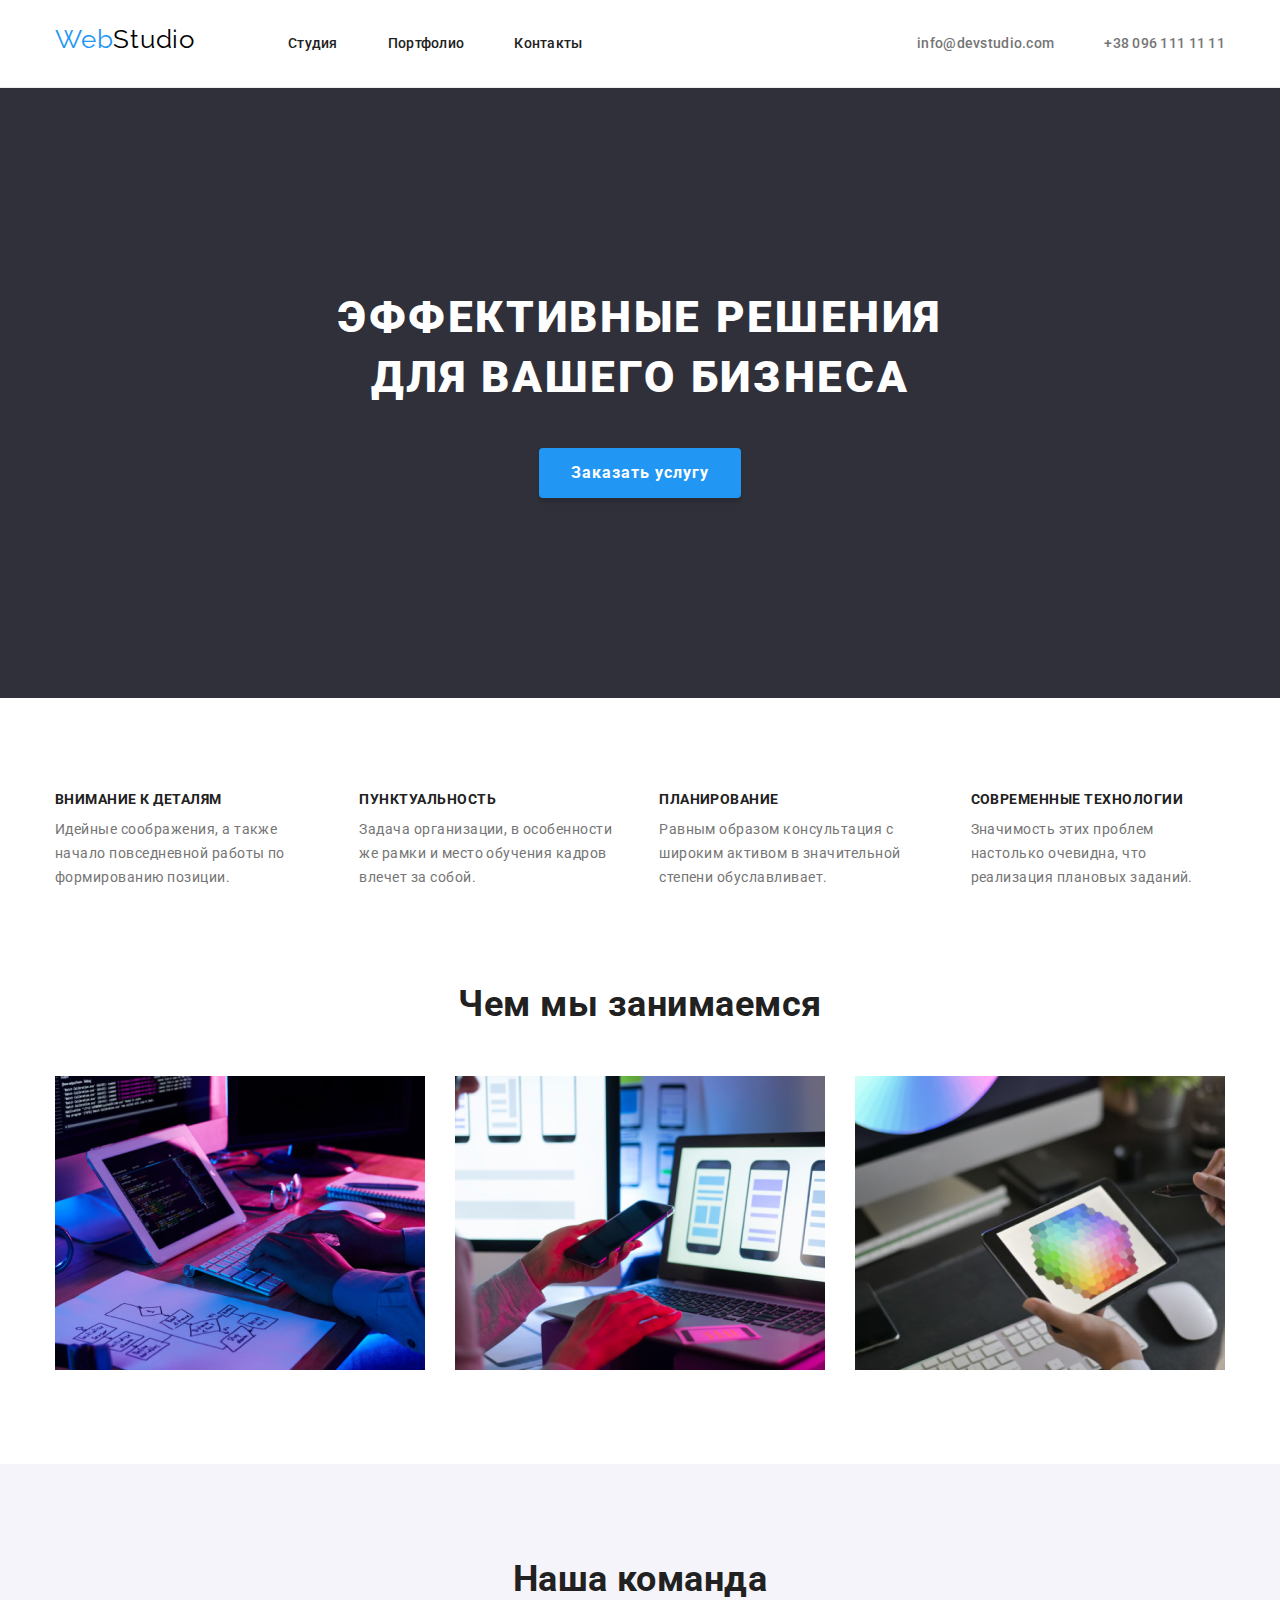
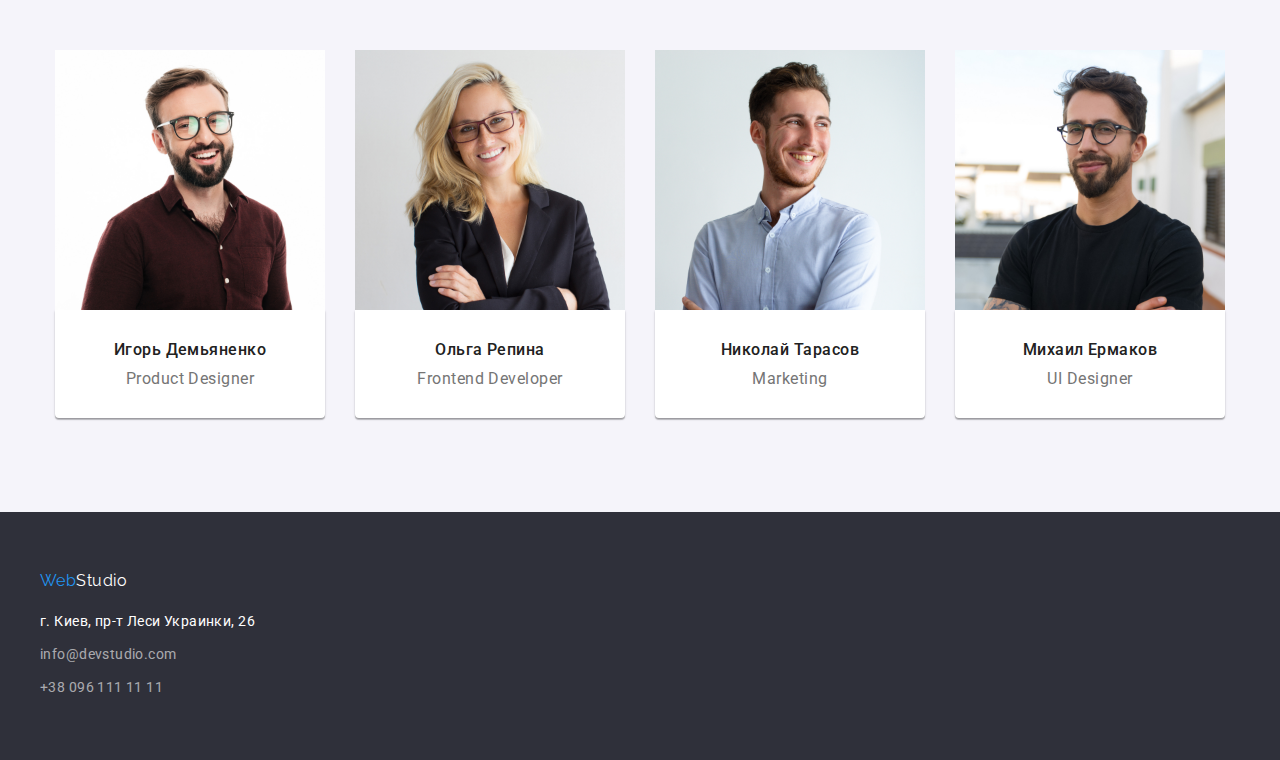
<file: index.html>
<!DOCTYPE html>
<html lang="ru">
  <head>
    <meta charset="UTF-8" />
    <meta name="viewport" content="width=device-width, initial-scale=1.0" />
    <link
      rel="stylesheet"
      href="https://cdnjs.cloudflare.com/ajax/libs/modern-normalize/1.0.0/modern-normalize.min.css"
    />
    <link rel="stylesheet" href="./css/styles.css" />
    <title>Главная</title>
    <link
      href="https://fonts.googleapis.com/css2?family=Raleway:wght@700&family=Roboto:wght@400;500;700;900&display=swap"
      rel="stylesheet"
    />
  </head>
  <body class="body">
    <!--Шапка - лого, навигация, контакты-->
    <header class="page-header">
      <div class="container header-flex">
        <nav class="nav-flex">
          <a class="logo-nav" href="WebStudio">Web<span>Studio</span></a>
          <ul class="nav-links">
            <li class="nav-links-items">
              <a href="./index.html">Студия</a>
            </li>
            <li class="nav-links-items">
              <a href="./portfolio.html">Портфолио</a>
            </li>
            <li class="nav-links-items">
              <a href="Контакты">Контакты</a>
            </li>
          </ul>
        </nav>
        <ul class="nav-address">
          <li class="nav-address-items">
            <a href="mailto:info@devstudio.com">info@devstudio.com</a>
          </li>
          <li class="nav-address-items">
            <a href="tel:+380961111111">+38 096 111 11 11</a>
          </li>
        </ul>
      </div>
    </header>
    <!--Основная информация-->
    <main>
      <!--Основная услуга с кнопкой-->
      <section class="main-activity-section">
        <div class="main-activity-content">
          <h1 class="main-activity-title">
            Эффективные решения для вашего бизнеса
          </h1>
          <button class="main-activity-button" type="submit">
            Заказать услугу
          </button>
        </div>
      </section>
      <!--Наши преимущества-->
      <section class="advantages">
        <div class="container">
          <ul class="advantages-list">
            <li class="advantages-list-items">
              <h3>Внимание к деталям</h3>
              <p>
                Идейные соображения, а также начало повседневной работы по
                формированию позиции.
              </p>
            </li>
            <li class="advantages-list-items">
              <h3>Пунктуальность</h3>
              <p>
                Задача организации, в особенности же рамки и место обучения
                кадров влечет за собой.
              </p>
            </li>
            <li class="advantages-list-items">
              <h3>Планирование</h3>
              <p>
                Равным образом консультация с широким активом в значительной
                степени обуславливает.
              </p>
            </li>
            <li class="advantages-list-items">
              <h3>Современные технологии</h3>
              <p>
                Значимость этих проблем настолько очевидна, что реализация
                плановых заданий.
              </p>
            </li>
          </ul>
        </div>
      </section>
      <!--Чем мы занимаемся-->
      <section class="our-work">
        <div class="container">
          <h2 class="section-title">Чем мы занимаемся</h2>
          <ul class="our-work-flex">
            <li class="our-work-flex-item">
              <a href="box-1"
                ><img
                  src="./images/1-1.jpg"
                  alt="box-1"
                  width="370"
                  height="auto"
              /></a>
            </li>
            <li class="our-work-flex-item">
              <a href="box-2"
                ><img
                  src="./images/1-2.jpg"
                  alt="box-2"
                  width="370"
                  height="auto"
              /></a>
            </li>
            <li class="our-work-flex-item">
              <a href="box-3"
                ><img
                  src="./images/1-3.jpg"
                  alt="box-3"
                  width="370"
                  height="auto"
              /></a>
            </li>
          </ul>
        </div>
      </section>
      <!--Наша команда-->
      <section class="our-team-section">
        <div class="container">
          <h2 class="section-title">Наша команда</h2>
          <ul class="our-team-list">
            <li class="our-team-list-item">
              <img
                src="./images/2-1.jpg"
                alt="Игорь Демьяненко"
                width="270"
                height="auto"
              />
              <div class="our-team-person">
                <h3>Игорь Демьяненко</h3>
                <p>Product Designer</p>
              </div>
            </li>

            <li class="our-team-list-item">
              <img
                src="./images/2-2.jpg"
                alt="Ольга Репина"
                width="270"
                height="auto"
              />
              <div class="our-team-person">
                <h3>Ольга Репина</h3>
                <p>Frontend Developer</p>
              </div>
            </li>

            <li class="our-team-list-item">
              <img
                src="./images/2-3.jpg"
                alt="Николай Тарасов"
                width="270"
                height="auto"
              />
              <div class="our-team-person">
                <h3>Николай Тарасов</h3>
                <p>Marketing</p>
              </div>
            </li>

            <li class="our-team-list-item">
              <img
                src="./images/2-4.jpg"
                alt="Михаил Ермаков"
                width="270"
                height="auto"
              />
              <div class="our-team-person">
                <h3>Михаил Ермаков</h3>
                <p>UI Designer</p>
              </div>
            </li>
          </ul>
        </div>
      </section>
    </main>
    <!--Подвал-->
    <footer class="footer">
      <div class="container footer-content-positioning">
        <a class="logo-footer" href="WebStudio">Web<span>Studio</span></a>
        <address class="footer-address">
          <p class="footer-address-elements">г. Киев, пр-т Леси Украинки, 26</p>
          <div class="footer-address-elements">
            <a href="mailto:info@devstudio.com">info@devstudio.com</a>
          </div>
          <div class="footer-address-elements">
            <a href="tel:+380961111111">+38 096 111 11 11</a>
          </div>
        </address>
      </div>
    </footer>
  </body>
</html>
</file>
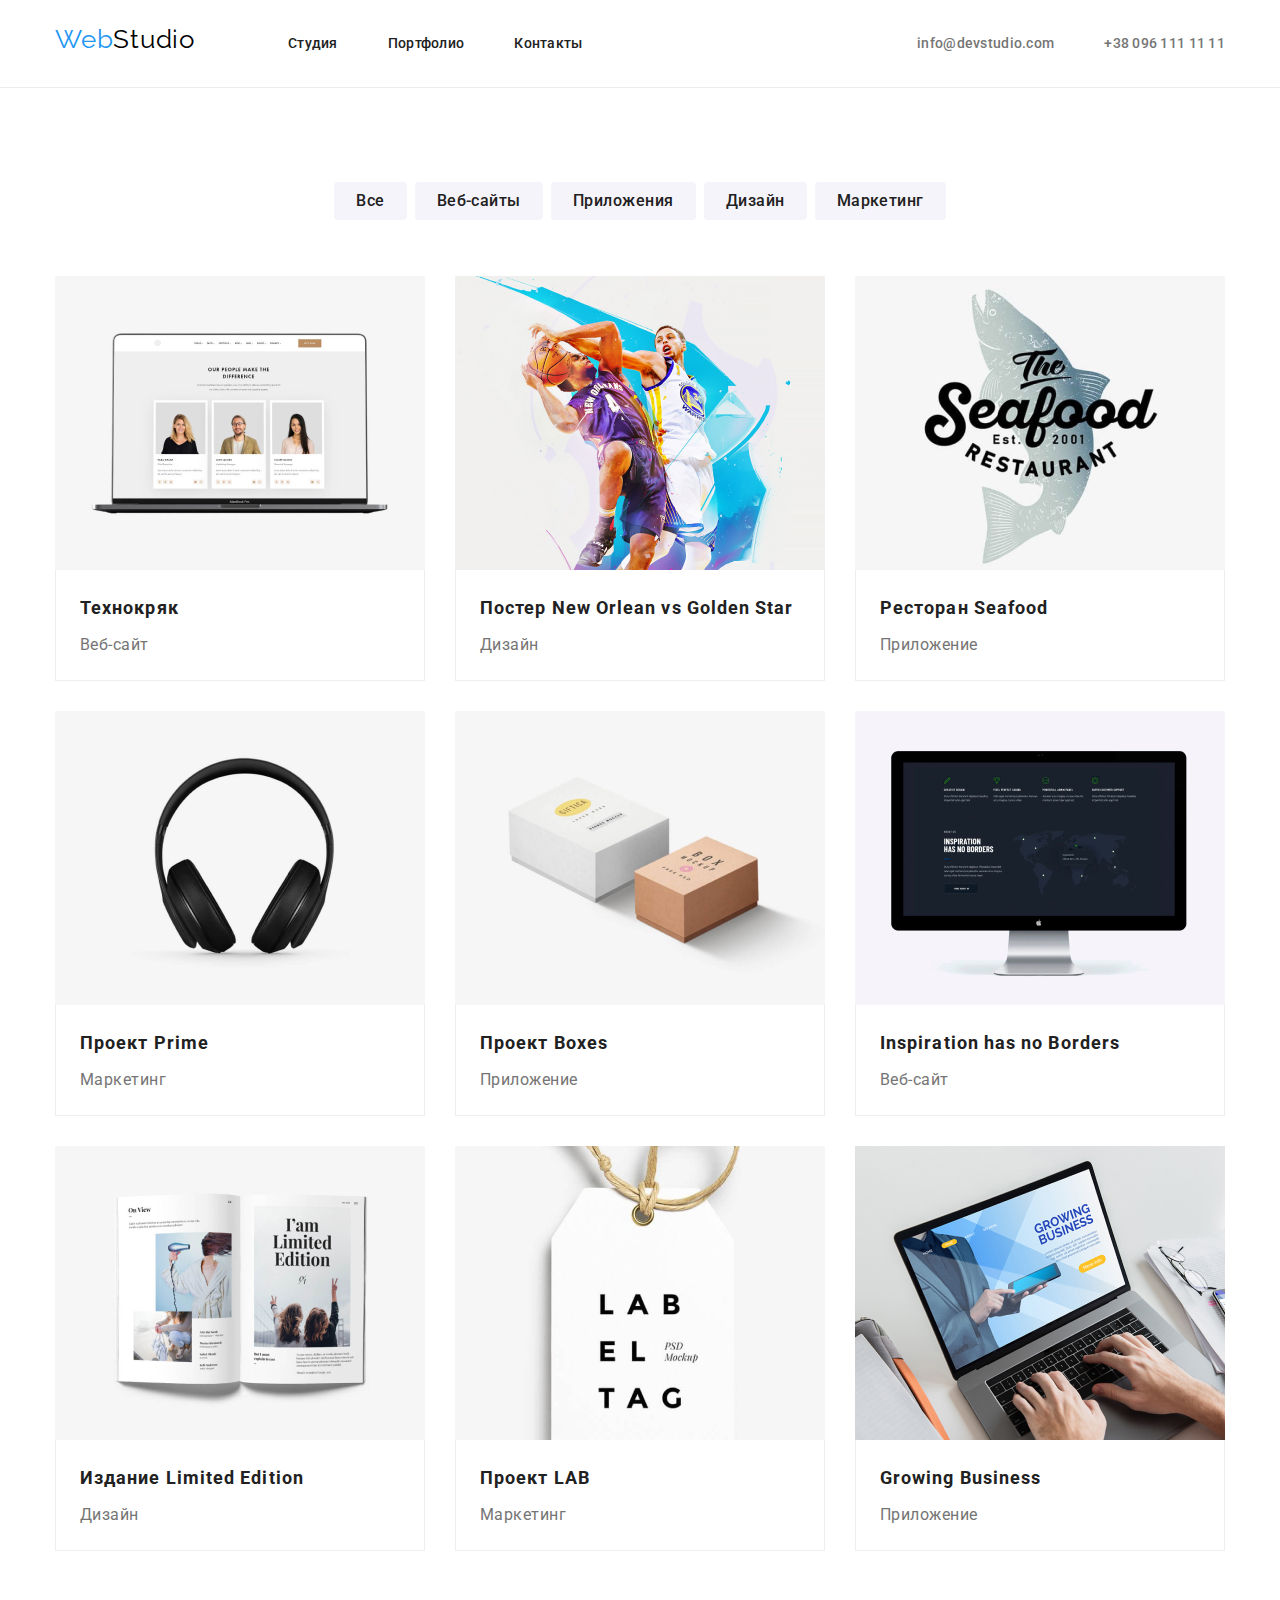
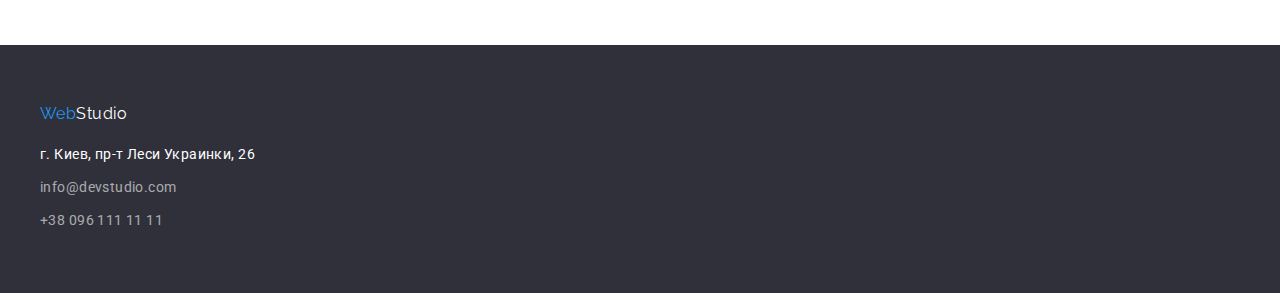
<file: portfolio.html>
<!DOCTYPE html>
<html lang="ru">
  <head>
    <meta charset="UTF-8" />
    <meta name="viewport" content="width=device-width, initial-scale=1.0" />
    <link
      rel="stylesheet"
      href="https://cdnjs.cloudflare.com/ajax/libs/modern-normalize/1.0.0/modern-normalize.min.css"
    />
    <link rel="stylesheet" href="./css/styles.css" />
    <title>Портфолио</title>
    <link
      href="https://fonts.googleapis.com/css2?family=Raleway:wght@700&family=Roboto:wght@400;500;700;900&display=swap"
      rel="stylesheet"
    />
  </head>
  <body class="body">
    <!--Шапка - лого, навигация, контакты-->
    <header class="page-header">
      <div class="container header-flex">
        <nav class="nav-flex">
          <a class="logo-nav" href="WebStudio">Web<span>Studio</span></a>
          <ul class="nav-links">
            <li class="nav-links-items">
              <a href="./index.html">Студия</a>
            </li>
            <li class="nav-links-items">
              <a href="./portfolio.html">Портфолио</a>
            </li>
            <li class="nav-links-items">
              <a href="Контакты">Контакты</a>
            </li>
          </ul>
        </nav>
        <ul class="nav-address">
          <li class="nav-address-items">
            <a href="mailto:info@devstudio.com">info@devstudio.com</a>
          </li>
          <li class="nav-address-items">
            <a href="tel:+380961111111">+38 096 111 11 11</a>
          </li>
        </ul>
      </div>
    </header>
    <!-- Основная информация страницы -->
    <main>
      <!-- Список, фильтры по проектам -->
      <div class="container projects">
        <ul class="filter">
          <li class="filter-type"><button type="button">Все</button></li>
          <li class="filter-type"><button type="button">Веб-сайты</button></li>
          <li class="filter-type"><button type="button">Приложения</button></li>
          <li class="filter-type"><button type="button">Дизайн</button></li>
          <li class="filter-type"><button type="button">Маркетинг</button></li>
        </ul>
        <!-- Список проектов с картинками -->
        <ul class="projects-list">
          <li class="projects-list-item">
            <a href=""
              ><img
                src="./images/portfolio-page-1.jpg"
                alt="Технокряк"
                width="370"
                height="294"
              />
              <div class="projects-list-name">
                <h3>Технокряк</h3>
                <p>Веб-сайт</p>
              </div>
            </a>
          </li>
          <li class="projects-list-item">
            <a href=""
              ><img
                src="./images/portfolio-page-2.jpg"
                alt="Постер New Orlean vs Golden Star"
                width="370"
                height="294"
              />
              <div class="projects-list-name">
                <h3>Постер New Orlean vs Golden Star</h3>
                <p>Дизайн</p>
              </div>
            </a>
          </li>
          <li class="projects-list-item">
            <a href="">
              <img
                src="./images/portfolio-page-3.jpg"
                alt="Ресторан Seafood"
                width="370"
                height="294"
              />
              <div class="projects-list-name">
                <h3>Ресторан Seafood</h3>
                <p>Приложение</p>
              </div>
            </a>
          </li>
          <li class="projects-list-item">
            <a href="">
              <img
                src="./images/portfolio-page-4.jpg"
                alt="Проект Prime"
                width="370"
                height="294"
              />
              <div class="projects-list-name">
                <h3>Проект Prime</h3>
                <p>Маркетинг</p>
              </div>
            </a>
          </li>
          <li class="projects-list-item">
            <a href="">
              <img
                src="./images/portfolio-page-5.jpg"
                alt="Проект Boxes"
                width="370"
                height="294"
              />
              <div class="projects-list-name">
                <h3>Проект Boxes</h3>
                <p>Приложение</p>
              </div>
            </a>
          </li>
          <li class="projects-list-item">
            <a href="">
              <img
                src="./images/portfolio-page-6.jpg"
                alt="Inspiration has no Borders"
                width="370"
                height="294"
              />
              <div class="projects-list-name">
                <h3>Inspiration has no Borders</h3>
                <p>Веб-сайт</p>
              </div>
            </a>
          </li>
          <li class="projects-list-item">
            <a href="">
              <img
                src="./images/portfolio-page-7.jpg"
                alt="Издание Limited Edition"
                width="370"
                height="294"
              />
              <div class="projects-list-name">
                <h3>Издание Limited Edition</h3>
                <p>Дизайн</p>
              </div>
            </a>
          </li>
          <li class="projects-list-item">
            <a href="">
              <img
                src="./images/portfolio-page-8.jpg"
                alt="Проект LAB"
                width="370"
                height="294"
              />
              <div class="projects-list-name">
                <h3>Проект LAB</h3>
                <p>Маркетинг</p>
              </div>
            </a>
          </li>
          <li class="projects-list-item">
            <a href="">
              <img
                src="./images/portfolio-page-9.jpg"
                alt="Growing Business"
                width="370"
                height="294"
              />
              <div class="projects-list-name">
                <h3>Growing Business</h3>
                <p>Приложение</p>
              </div>
            </a>
          </li>
        </ul>
      </div>
    </main>
    <!--Подвал-->
    <footer class="footer">
      <div class="container footer-content-positioning">
        <a class="logo-footer" href="WebStudio">Web<span>Studio</span></a>
        <address class="footer-address">
          <p class="footer-address-elements">г. Киев, пр-т Леси Украинки, 26</p>
          <div class="footer-address-elements">
            <a href="mailto:info@devstudio.com">info@devstudio.com</a>
          </div>
          <div class="footer-address-elements">
            <a href="tel:+380961111111">+38 096 111 11 11</a>
          </div>
        </address>
      </div>
    </footer>
  </body>
</html>
</file>
<file: css/styles.css>
/* Цвет фона - основной #ffffff */
/* Цвет фона - второстепенный и подвал - #2F303A */
/* Цвет фона - кнопка - #2196F3 */
/* Цвет фона - секция Наша Команда - #F5F4FA */
/* Цвет лого - #2196F3 */
/* Цвет текста - заголовки и навигация - #212121*/
/* Цвет текста - параграф, телефон и почта - #757575 */
/* Цвет текста - навигация при активности и кнопки - #2196F3 */
/* Цвет текста - основные услуги и адрес в подвале - #ffffff */
/* Цвет текста - подвал - телефон и почта - 255, 255, 255, 0.6 */

:root {
  --bgc-primary: #ffffff;
  --bgc-secondary: #2f303a;
  --bgc-button: #2196f3;
  --bgc-our-team: #f5f4fa;
  --txt-nav-n-headings: #212121;
  --txt-paragraphs: #757575;
  --txt-inactive: #2196f3;
  --txt-main-inactive-foot-address: #ffffff;
  --txt-footer-phone-n-mail: rgba(255, 255, 255, 0.6);
}

.body {
  background-color: var(--bgc-primary);
  font-family: "Roboto", sans-serif;
  font-style: normal;
  letter-spacing: 0.03em;
}

h1,
h2,
h3 {
  color: var(--txt-nav-n-headings);
}

img {
  display: block;
  max-width: 100%;
  height: auto;
}

li {
  list-style-type: none;
}

p {
  color: var(--txt-paragraphs);
}

a {
  text-decoration: none;
  outline: none;
}

.container {
  width: 1200px;
  padding-left: 15px;
  padding-right: 15px;
  margin-left: auto;
  margin-right: auto;
}

/* Header */
/* Logo; navigation; address */

.page-header {
  border-bottom: 1px solid #ececec;

  background-color: var(--bgc-primary);
}

.header-flex {
  display: flex;
  align-items: baseline;

  padding-top: 24px;
  padding-bottom: 25px;
}

.nav-flex {
  display: flex;
  align-items: baseline;
  /* padding-top: 24px;
  padding-bottom: 25px; */
}

.logo-nav {
  margin-right: 93px;

  color: #2196f3;
  font-family: Raleway, sans-serif;
  font-style: normal;
  font-size: 26px;
  line-height: 1.19;
  letter-spacing: 0.03em;
}

.logo-nav span {
  color: black;
}

.nav-links {
  display: flex;
  padding: 0;
  margin: 0;
}

.nav-links a {
  display: block;
  padding-top: 10px;
  padding-bottom: 10px;

  color: var(--txt-nav-n-headings);

  font-weight: 500;
  font-size: 14px;
  line-height: 1.14;
  letter-spacing: 0.02em;
}
.nav-links a:hover,
.nav-links a:focus {
  color: var(--txt-inactive);
}

.nav-links-items {
  margin-right: 50px;
}

.nav-links-items:last-child {
  margin-right: 0;
}

.nav-address {
  display: flex;
  padding: 0;
  margin: 0 0 0 auto;
}

.nav-address a {
  color: var(--txt-paragraphs);

  font-weight: 500;
  font-size: 14px;
  line-height: 1.14;
  letter-spacing: 0.02em;
}

.nav-address a:hover,
.nav-address a:focus {
  color: var(--txt-inactive);
}

.nav-address-items + .nav-address-items {
  margin-left: 50px;
}

/* Main */
/* Main - banner */

.main-activity-section {
  background-color: var(--bgc-secondary);
  text-align: center;
}

.main-activity-content {
  padding: 200px 0;
  max-width: 696px;
  margin-left: auto;
  margin-right: auto;
}

.main-activity-title {
  margin-top: 0;
  margin-bottom: 40px;

  color: var(--txt-main-inactive-foot-address);

  font-weight: 900;
  font-size: 44px;
  line-height: 1.36;
  letter-spacing: 0.06em;
  text-transform: uppercase;
}

.main-activity-button {
  margin-top: 0;
  border-radius: 4px;
  border: transparent;
  padding: 10px 32px;

  background-color: var(--bgc-button);
  color: var(--txt-main-inactive-foot-address);
  box-shadow: 0px 4px 4px rgba(0, 0, 0, 0.15);

  font-weight: 700;
  font-size: 16px;
  line-height: 1.88;
  letter-spacing: 0.06em;
}

.main-activity-button:focus,
.main-activity-button:hover {
  outline: 1px solid #ffffff;
}

/* Main - Advantages Section */

.advantages {
  padding-top: 94px;
  padding-bottom: 0;
}

.advantages h3 {
  margin-top: 0;
  margin-bottom: 10px;

  font-weight: 700;
  font-size: 14px;
  line-height: 1.14;
  text-transform: uppercase;
}

.advantages p {
  margin-top: 0;
  margin-bottom: 0;

  font-weight: 400;
  font-size: 14px;
  line-height: 1.71;
}

.advantages-list {
  display: flex;
  padding: 0;
  margin: 0;
}

.advantages-list-items {
  flex-basis: calc((100%-3 * 30px) / 4);
}

.advantages-list-items:not(:last-child) {
  margin-right: 30px;
}

/* Main - Our Work Section */

.our-work {
  padding: 94px 0;
}

.section-title {
  margin-top: 0;
  margin-bottom: 50px;

  text-align: center;
  font-weight: 700;
  font-size: 36px;
  line-height: 1.17;
}

.our-work-flex {
  display: flex;
  padding: 0;
  margin: 0;
}

.our-work-flex-item {
  flex-basis: calc((100% - 60px) / 3);
}

.our-work-flex-item:not(:last-child) {
  margin-right: 30px;
}

/* Main - Our Team Section */

.our-team-section {
  padding: 94px 0;

  background-color: var(--bgc-our-team);
}

.our-team-list {
  display: flex;
  justify-content: center;
  padding: 0;
  margin: 0;
}

.our-team-list-item {
  text-align: center;
  flex-basis: calc((100% - 90px) / 4);
}

.our-team-list-item:not(:last-child) {
  margin-right: 30px;
}

.our-team-person {
  padding-top: 30px;
  padding-bottom: 30px;

  box-shadow: 0px 1px 3px rgba(0, 0, 0, 0.12), 0px 1px 1px rgba(0, 0, 0, 0.14),
    0px 2px 1px rgba(0, 0, 0, 0.2);
  border-radius: 0px 0px 4px 4px;

  background-color: var(--bgc-primary);
}

.our-team-person h3 {
  margin: 0 0 10px 0;

  font-weight: 500;
  font-size: 16px;
  line-height: 1.19;
}

.our-team-person p {
  margin: 0;

  font-weight: 400;
  font-size: 16px;
  line-height: 1.19;
}

/* Footer */

.footer {
  background-color: var(--bgc-secondary);
}

.footer-content-positioning {
  padding: 60px 0;
}

.logo-footer {
  display: block;
  margin-bottom: 20px;

  color: #2196f3;
  font-family: Raleway, sans-serif;
}

.logo-footer span {
  color: #ffffff;
}

.footer-address {
  display: block;

  color: var(--txt-main-inactive-foot-address);
  font-style: normal;
  font-weight: 400;
  font-size: 14px;
  line-height: 1.71;
  letter-spacing: 0.03em;
}

.footer-address p {
  display: block;
  margin: 0;

  letter-spacing: inherit;
  color: #ffffff;
}

.footer-address a {
  color: var(--txt-footer-phone-n-mail);
}

.footer-address a:hover,
.footer-address a:focus {
  color: var(--txt-inactive);
}

.footer-address-elements:not(:last-child) {
  margin-bottom: 9px;
}

/* End of Main Page */

/* Portfolio Page */

.projects {
  padding: 94px 15px;
}

/* Projects - Filter */

.filter {
  display: flex;
  justify-content: center;
  padding: 0;
  margin: 0 0 56px 0;
}

.filter-type {
  display: inline-block;
}

.filter-type:not(:last-child) {
  margin-right: 8px;
}

.filter button {
  padding: 6px 22px;

  border-radius: 4px;
  border: none;
  outline-color: transparent;

  background-color: var(--bgc-our-team);
  color: var(--txt-nav-n-headings);
  font-weight: 500;
  font-size: 16px;
  line-height: 1.62;
  text-align: center;
  letter-spacing: inherit;
}

.filter button:hover,
.filter button:focus {
  border: none;
  outline-color: transparent;

  background-color: var(--bgc-button);
  color: var(--txt-main-inactive-foot-address);
}

/* Projects - List */

/* убрать отступы по умолчанию для списков и ссылок */

.projects-list {
  display: flex;
  flex-wrap: wrap;
  padding: 0;
  margin: 0;
}

.projects-list-item {
  flex-basis: calc((100% - 60px) / 3);
}

.projects-list-item:not(:nth-child(3n)) {
  margin-right: 30px;
}

.projects-list-item:not(:nth-last-child(-n + 3)) {
  margin-bottom: 30px;
}

.projects-list-item:hover,
.projects-list-item:focus {
  outline: 1px solid var(--txt-inactive);
}

.projects-list-item a {
  display: block;
}

.projects-list h3 {
  margin: 0 0 4px 0;

  font-weight: 700;
  font-size: 18px;
  line-height: 2;
  letter-spacing: 0.06em;
}

.projects-list p {
  margin: 0;
  padding: 0;

  font-weight: 400;
  font-size: 16px;
  line-height: 1.87;
  letter-spacing: 0.03em;
}

.projects-list-name {
  display: block;
  margin: 0;
  padding: 20px 24px;

  border: 1px solid #eeeeee;
  border-top: transparent;
}
</file>
